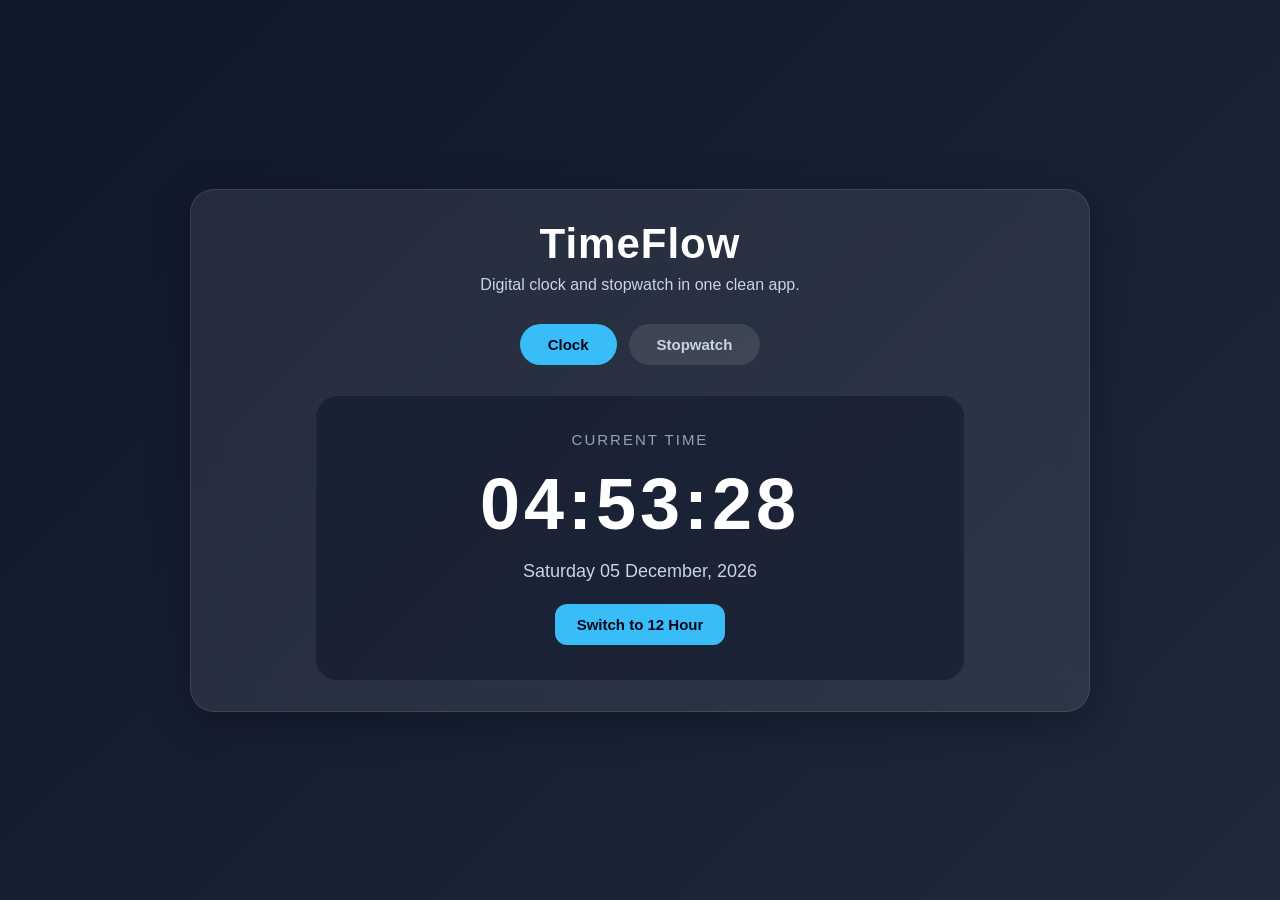
<file: index.html>
<!DOCTYPE html>
<html lang="en">
<head>
    <meta charset="UTF-8">
    <meta name="viewport" content="width=device-width, initial-scale=1.0">
    <title>TimeFlow | Digital Clock & Stopwatch</title>
    <link rel="icon" href="data:image/svg+xml,<svg xmlns='http://www.w3.org/2000/svg' viewBox='0 0 100 100'><text y='.9em' font-size='90'>⏱️</text></svg>">
    <link rel="stylesheet" href="css/style.css">
</head>
<body>

    <div class="app">

        <header class="app-header">
            <h1>TimeFlow</h1>
            <p>Digital clock and stopwatch in one clean app.</p>

           
        </header>

        <nav class="tabs">
            <button class="tab-btn active" data-tab="clock">Clock</button>
            <button class="tab-btn" data-tab="stopwatch">Stopwatch</button>
        </nav>

        <main>
            <section id="clock" class="panel active">
                <p class="label">Current Time</p>

                <div class="clock-display">
                    <span id="clockTime">00:00:00</span>
                    <span id="ampm">AM</span>
                </div>

                <p id="dateText" class="date-text">Loading date...</p>

                <button id="formatToggle" class="secondary-btn">
                    Switch to 12 Hour
                </button>
            </section>

            <section id="stopwatch" class="panel">
                <p class="label">Stopwatch</p>

                <div class="stopwatch-display" id="stopwatchTime">
                    00:00:00
                </div>

                <div class="controls">
                    <button id="startBtn" class="primary-btn">Start</button>
                    <button id="pauseBtn" class="warning-btn">Pause</button>
                    <button id="resetBtn" class="danger-btn">Reset</button>
                    <button id="lapBtn" class="secondary-btn">Lap</button>
                </div>

                <div class="laps">
                    <h2>Lap Times</h2>
                    <ul id="lapList"></ul>
                </div>
            </section>
        </main>

    </div>

    <script src="js/app.js"></script>
</body>
</html>
</file>
<file: css/style.css>
*{
    margin:0;
    padding:0;
    box-sizing:border-box;
}
:root{
    --bg-primary:#0f172a;
    --bg-secondary:#1e293b;
    --card-bg:rgba(255,255,255,0.08);
    --panel-bg:rgba(15,23,42,0.55);

    --text-primary:#ffffff;
    --text-secondary:#cbd5e1;

    --accent:#38bdf8;
}
body{
    min-height:100vh;
    display:flex;
    justify-content:center;
    align-items:center;
    padding:20px;

    font-family:Segoe UI, sans-serif;

   background:linear-gradient(
135deg,
var(--bg-primary),
var(--bg-secondary)
);

    color:var(--text-primary);
}

.app{
    width:100%;
    max-width:900px;

      background:var(--card-bg);

    backdrop-filter:blur(15px);

    border:1px solid rgba(255,255,255,0.1);

    border-radius:24px;

    padding:30px;

    box-shadow:
    0 10px 40px rgba(0,0,0,0.3);
}
.app-header{
    position:relative;
    text-align:center;
    margin-bottom:30px;
}

.app-header h1{
    font-size:42px;
    letter-spacing:1px;
    margin-bottom:8px;
}

.app-header p{
   color:var(--text-secondary);
    font-size:16px;
}


.tabs{
    display:flex;
    justify-content:center;
    gap:12px;
    margin-bottom:30px;
}

.tab-btn{
    border:none;
    padding:12px 28px;
    border-radius:999px;

    background:rgba(255,255,255,0.1);
    color:var(--text-secondary);

    font-size:15px;
    font-weight:600;
    cursor:pointer;
}

.tab-btn.active{
     background:var(--accent);
    color:#020617;
}
.panel{
    display:none;
    text-align:center;

    max-width:650px;
    margin:0 auto;
    padding:35px 25px;

  background:var(--panel-bg);
    border:1px solid rgba(255,255,255,0.08);
    border-radius:22px;
}

.panel.active{
    display:block;
}

.label{
    color:#94a3b8;
    font-size:15px;
    margin-bottom:15px;
    text-transform:uppercase;
    letter-spacing:2px;
}

.clock-display,
.stopwatch-display{
    font-size:72px;
    font-weight:700;
    letter-spacing:4px;
    margin-bottom:16px;
}

#ampm{
    font-size:24px;
      color:var(--accent);
    margin-left:8px;
}

.date-text{
     color:var(--text-secondary);
    font-size:18px;
    margin-bottom:22px;
}
button{
    font-family:inherit;
}

.primary-btn,
.secondary-btn,
.warning-btn,
.danger-btn{
    border:none;
    padding:12px 22px;
    border-radius:12px;

    font-size:15px;
    font-weight:700;
    cursor:pointer;

    transition:0.25s ease;
}

.primary-btn{
    background:#22c55e;
    color:white;
}

.secondary-btn{
    background:#38bdf8;
    color:#020617;
}

.warning-btn{
    background:#f59e0b;
    color:white;
}

.danger-btn{
    background:#ef4444;
    color:white;
}

.controls{
    display:flex;
    justify-content:center;
    flex-wrap:wrap;
    gap:12px;
    margin-top:20px;
}

button:hover{
    transform:translateY(-2px);
}
.laps{
    margin-top:25px;
}

.laps h2{
    font-size:24px;
    margin-bottom:12px;
}

#lapList{
    list-style:none;
    padding:0;
    margin:0 auto;

    max-width:360px;
    max-height:150px;
    overflow-y:auto;
}

#lapList li{
    display:flex;
    justify-content:space-between;

    padding:10px 14px;
    margin-bottom:8px;

    background:rgba(255,255,255,0.08);
    border-radius:10px;

    color:#e2e8f0;
    font-size:15px;
}

@media (max-width: 600px){
    .app{
        padding:22px 16px;
    }

    .app-header h1{
        font-size:34px;
    }

    .app-header p{
        font-size:14px;
    }

    .clock-display,
    .stopwatch-display{
        font-size:42px;
        letter-spacing:2px;
    }

    #ampm{
        font-size:18px;
    }

    .tabs{
        gap:8px;
    }

    .tab-btn{
        padding:10px 20px;
    }

    .panel{
        padding:28px 16px;
    }

    .controls{
        gap:10px;
    }

    .primary-btn,
    .secondary-btn,
    .warning-btn,
    .danger-btn{
        padding:10px 16px;
        font-size:14px;
    }
}
</file>
